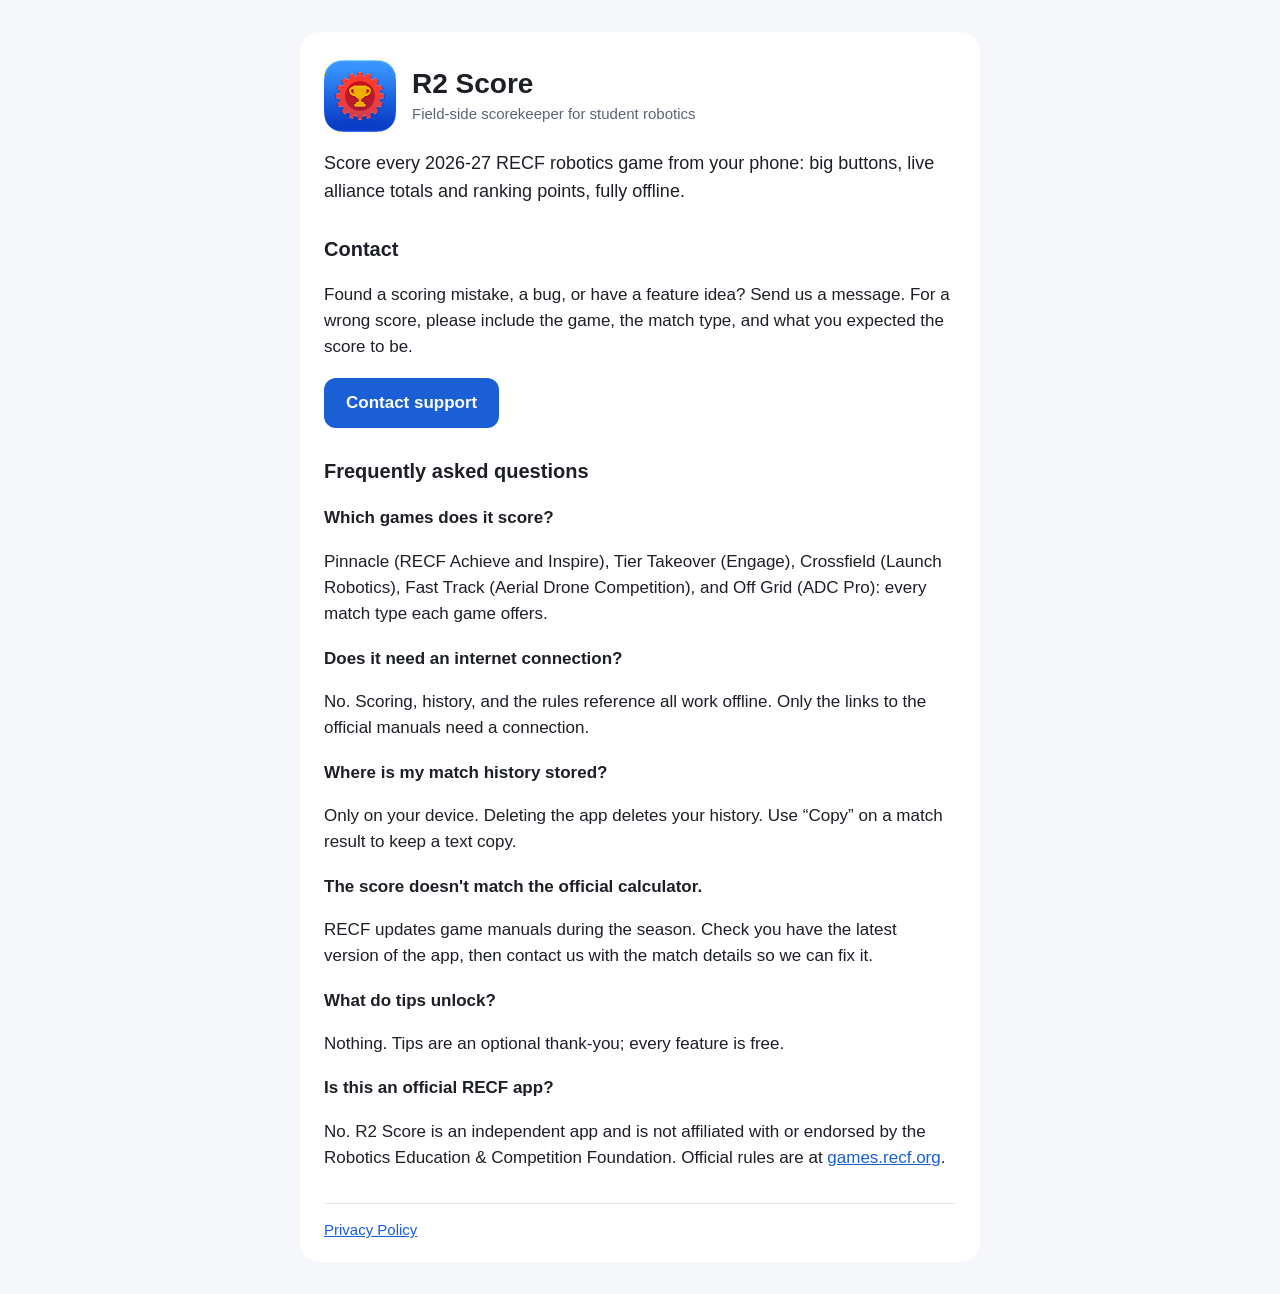
<file: index.html>
<!doctype html>
<html lang="en">
<head>
<meta charset="utf-8">
<meta name="viewport" content="width=device-width, initial-scale=1">
<title>R2 Score — Support</title>
<link rel="stylesheet" href="style.css">
</head>
<body>
<main>
  <header>
    <img src="icon.png?v=2" alt="R2 Score app icon" width="72" height="72">
    <div>
      <h1>R2 Score</h1>
      <p class="sub">Field-side scorekeeper for student robotics</p>
    </div>
  </header>

  <p class="lead">Score every 2026-27 RECF robotics game from your phone: big buttons, live alliance totals and ranking points, fully offline.</p>

  <h2>Contact</h2>
  <p>Found a scoring mistake, a bug, or have a feature idea? Send us a message. For a wrong score, please include the game, the match type, and what you expected the score to be.</p>
  <p><a class="button" href="https://forms.gle/aReCpsoTzArnzBcs7">Contact support</a></p>

  <h2>Frequently asked questions</h2>

  <h3>Which games does it score?</h3>
  <p>Pinnacle (RECF Achieve and Inspire), Tier Takeover (Engage), Crossfield (Launch Robotics), Fast Track (Aerial Drone Competition), and Off Grid (ADC Pro): every match type each game offers.</p>

  <h3>Does it need an internet connection?</h3>
  <p>No. Scoring, history, and the rules reference all work offline. Only the links to the official manuals need a connection.</p>

  <h3>Where is my match history stored?</h3>
  <p>Only on your device. Deleting the app deletes your history. Use “Copy” on a match result to keep a text copy.</p>

  <h3>The score doesn't match the official calculator.</h3>
  <p>RECF updates game manuals during the season. Check you have the latest version of the app, then contact us with the match details so we can fix it.</p>

  <h3>What do tips unlock?</h3>
  <p>Nothing. Tips are an optional thank-you; every feature is free.</p>

  <h3>Is this an official RECF app?</h3>
  <p>No. R2 Score is an independent app and is not affiliated with or endorsed by the Robotics Education &amp; Competition Foundation. Official rules are at <a href="https://games.recf.org">games.recf.org</a>.</p>

  <footer><a href="privacy.html">Privacy Policy</a></footer>
</main>
</body>
</html>
</file>
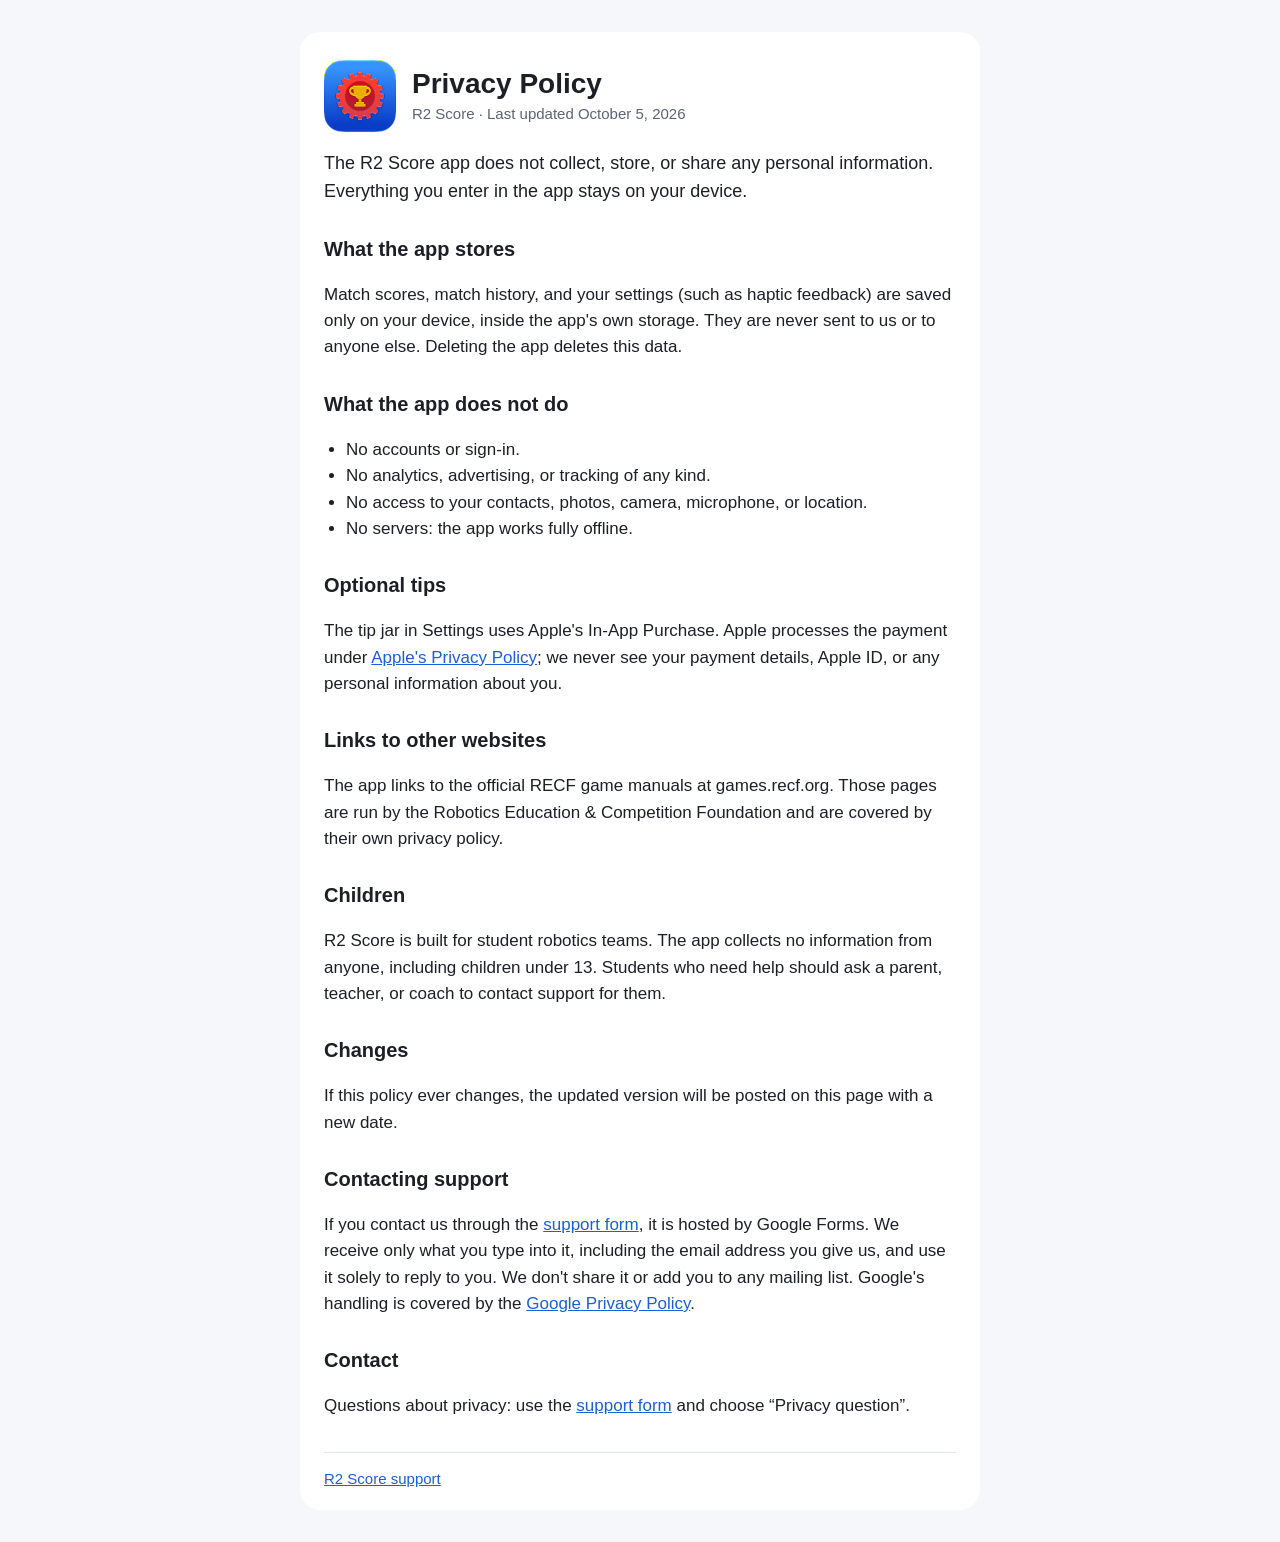
<file: privacy.html>
<!doctype html>
<html lang="en">
<head>
<meta charset="utf-8">
<meta name="viewport" content="width=device-width, initial-scale=1">
<title>R2 Score — Privacy Policy</title>
<link rel="stylesheet" href="style.css">
</head>
<body>
<main>
  <header>
    <img src="icon.png?v=2" alt="" width="72" height="72">
    <div>
      <h1>Privacy Policy</h1>
      <p class="sub">R2 Score · Last updated October 5, 2026</p>
    </div>
  </header>

  <p class="lead">The R2 Score app does not collect, store, or share any personal information. Everything you enter in the app stays on your device.</p>

  <h2>What the app stores</h2>
  <p>Match scores, match history, and your settings (such as haptic feedback) are saved only on your device, inside the app's own storage. They are never sent to us or to anyone else. Deleting the app deletes this data.</p>

  <h2>What the app does not do</h2>
  <ul>
    <li>No accounts or sign-in.</li>
    <li>No analytics, advertising, or tracking of any kind.</li>
    <li>No access to your contacts, photos, camera, microphone, or location.</li>
    <li>No servers: the app works fully offline.</li>
  </ul>

  <h2>Optional tips</h2>
  <p>The tip jar in Settings uses Apple's In-App Purchase. Apple processes the payment under <a href="https://www.apple.com/legal/privacy/">Apple's Privacy Policy</a>; we never see your payment details, Apple ID, or any personal information about you.</p>

  <h2>Links to other websites</h2>
  <p>The app links to the official RECF game manuals at games.recf.org. Those pages are run by the Robotics Education &amp; Competition Foundation and are covered by their own privacy policy.</p>

  <h2>Children</h2>
  <p>R2 Score is built for student robotics teams. The app collects no information from anyone, including children under 13. Students who need help should ask a parent, teacher, or coach to contact support for them.</p>

  <h2>Changes</h2>
  <p>If this policy ever changes, the updated version will be posted on this page with a new date.</p>

  <h2>Contacting support</h2>
  <p>If you contact us through the <a href="https://forms.gle/aReCpsoTzArnzBcs7">support form</a>, it is hosted by Google Forms. We receive only what you type into it, including the email address you give us, and use it solely to reply to you. We don't share it or add you to any mailing list. Google's handling is covered by the <a href="https://policies.google.com/privacy">Google Privacy Policy</a>.</p>

  <h2>Contact</h2>
  <p>Questions about privacy: use the <a href="https://forms.gle/aReCpsoTzArnzBcs7">support form</a> and choose “Privacy question”.</p>

  <footer><a href="index.html">R2 Score support</a></footer>
</main>
</body>
</html>
</file>
<file: style.css>
:root {
  --bg: #f5f7fb;
  --card: #ffffff;
  --text: #1c1f26;
  --muted: #5b6475;
  --accent: #1a5fd6;
  --rule: #e2e6ee;
}
@media (prefers-color-scheme: dark) {
  :root {
    --bg: #0b1324;
    --card: #121c31;
    --text: #e8ecf4;
    --muted: #9aa5ba;
    --accent: #6ea6ff;
    --rule: #22304d;
  }
}
* { box-sizing: border-box; }
body {
  margin: 0;
  background: var(--bg);
  color: var(--text);
  font: 17px/1.55 -apple-system, BlinkMacSystemFont, "Segoe UI", Roboto, sans-serif;
}
main {
  max-width: 680px;
  margin: 32px auto;
  padding: 28px 24px 20px;
  background: var(--card);
  border-radius: 20px;
}
@media (max-width: 720px) {
  main { margin: 0; border-radius: 0; padding: 24px 16px; }
}
header { display: flex; align-items: center; gap: 16px; margin-bottom: 8px; }
header img { border-radius: 16px; flex: none; }
h1 { margin: 0; font-size: 28px; line-height: 1.2; }
.sub { margin: 2px 0 0; color: var(--muted); font-size: 15px; }
.lead { font-size: 18px; }
h2 { margin: 28px 0 6px; font-size: 20px; }
h3 { margin: 18px 0 2px; font-size: 17px; }
p, li { color: var(--text); }
ul { padding-left: 22px; }
a { color: var(--accent); }
.button {
  display: inline-block;
  padding: 12px 22px;
  border-radius: 12px;
  background: var(--accent);
  color: #fff;
  font-weight: 600;
  text-decoration: none;
}
@media (prefers-color-scheme: dark) { .button { color: #0b1324; } }
footer {
  margin-top: 32px;
  padding-top: 14px;
  border-top: 1px solid var(--rule);
  font-size: 15px;
}
</file>
